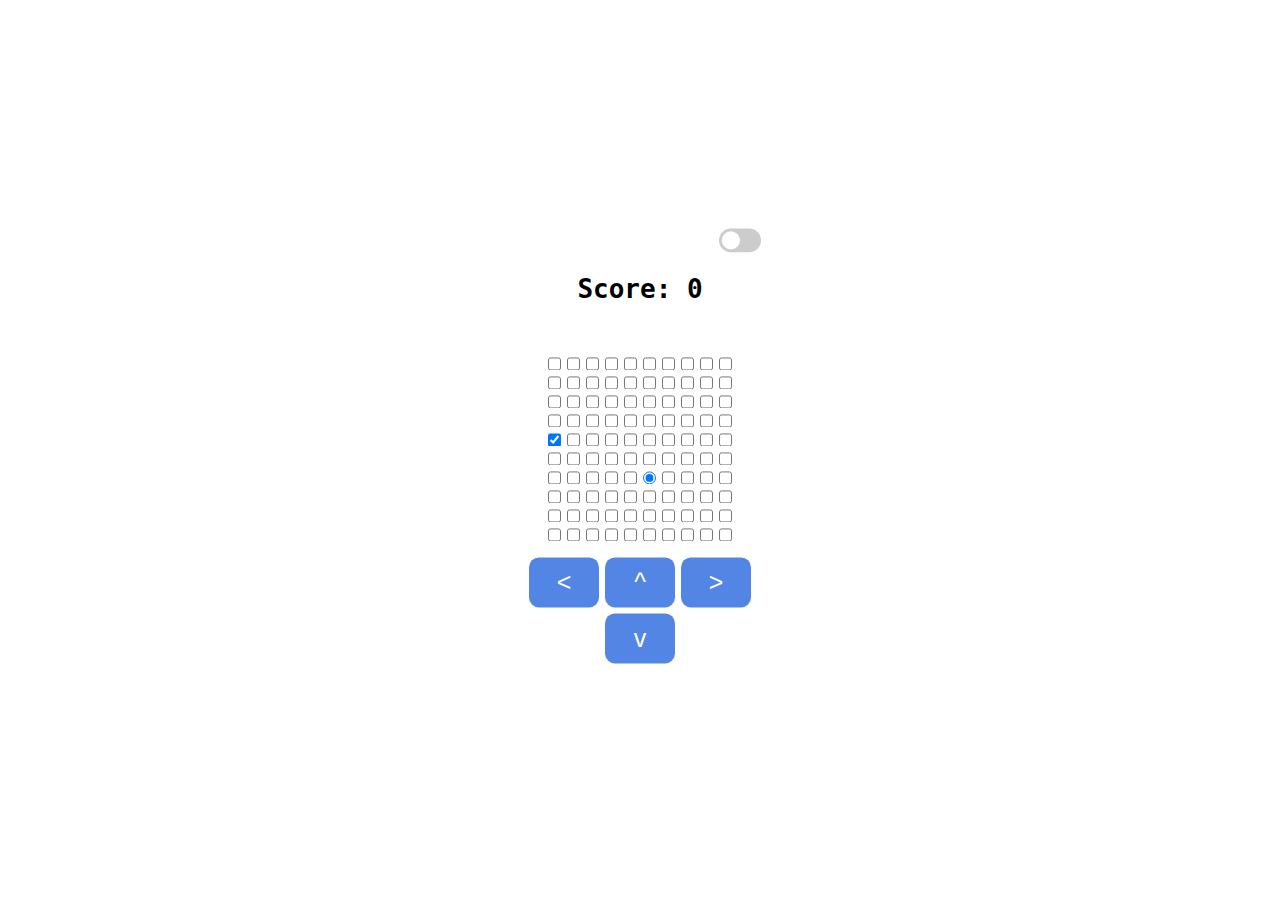
<file: index.html>
<!DOCTYPE html>
<html lang="en">
<head>
    <meta charset="UTF-8">
    <meta http-equiv="X-UA-Compatible" content="IE=edge">
    <meta name="viewport" content="width=device-width, initial-scale=1.0">
    <title>CheckSnake</title>
    <link rel="stylesheet" href="style.css">
</head>
<body>

    <!-- This is html frame. -->
    <div class="snake">
        <label class="switch">
            <input type="checkbox" onclick="changeMode()">
            <span class="slider"></span>
        </label>
        <h1>Score: <span class="score">0</span></h1>
        <h2></h2>
        <div class="world"></div>
        <div class="controller">
            <button class="keys" id="left"><</button>
            <div class="mid-con">
                <button class="keys" id="up">^</button>
                <button class="keys" id="down">v</button>
            </div>
            <button class="keys" id="right">></button>
        </div>
        <button class="retry-btn" onClick="window.location.reload();">Retry</button>
    </div>
    
    <!-- This is javascript link. -->
    <script src="js/config.js"></script>
    <script src="js/world.js"></script>
    <script src="js/snake.js"></script>
    <script src="js/game.js"></script>

</body>
</html>
</file>
<file: style.css>
/* Wave Style */
@keyframes wave {
    0%   { transform: scale(1); }
    50%  { transform: scale(2); }
    100% { transform: scale(1); } 
}

html, body{
    font-family: monospace;
}

.snake {
    width : 100%;
    position: absolute;
    top: 50%;
    left: 50%;
    transform: translate(-50%, -50%);
    display: flex;
    flex-direction: column;
    align-items: center;
}

input{
    margin: 3px;
}

h1 , h2 {
    text-align: center;
}

input.wave {
    animation: wave 0.4s cubic-bezier(.17, .67, .83, .67);
}

.retry-btn{
    color: white;
    font-family: monospace;
    text-align: center;
    margin: 10px;
    width: 100px;
    height: 30px;
    background-color: #5386E4;
    border: none;
    border-radius: 5px;
    display: none;
}

.retry-btn:hover{
    background-color: #809BCE;
}

.controller{
    margin: 10px;
    display: flex;
    flex-direction: row;
}

.mid-con{
    display: flex;
    flex-direction: column;
}

.keys{
    color: white;
    margin: 3px;
    background-color: #5386E4;
    border: none;
    border-radius: 10px;
    width: 70px;
    height: 50px;
    font-size: 25px;
}

.keys:hover{
    background-color: #809BEC;
}

/* for responsive. */
@media  screen and (min-width: 1300px) {
    .controller{
        display: none;
    }
}

/* This is style for dark mode. */
.switch {
    margin-left: 200px;
    position: relative;
    display: inline-block;
    width: 60px;
    height: 34px;
    transform: scale(0.7);
}

.switch input {
    display: none;
}

.slider{
    position: absolute;
    cursor: pointer;
    top: 0;
    left: 0;
    right: 0;
    bottom: 0;
    background: #ccc;
    border-radius: 34px;
    transition: .4s;
}

.slider:before {
    content: "";
    position: absolute;
    height: 26px;
    width: 26px;
    left: 4px;
    bottom: 4px;
    background: #fff;
    border-radius: 50%;
    transition: .4s;
}

input:checked + .slider {
    background: #b892ff;
}

input:checked + .slider:before {
    transform: translateX(26px);
}

.dark-mode {
    background: #0b0a14;
}

.dark-mode h1{
    color: #f7f0e9;
}

.dark-mode h2 {
    color: #f7f0e9;
}

.dark-mode .keys, .retry-btn {
    background: #b892ff;
}
</file>
